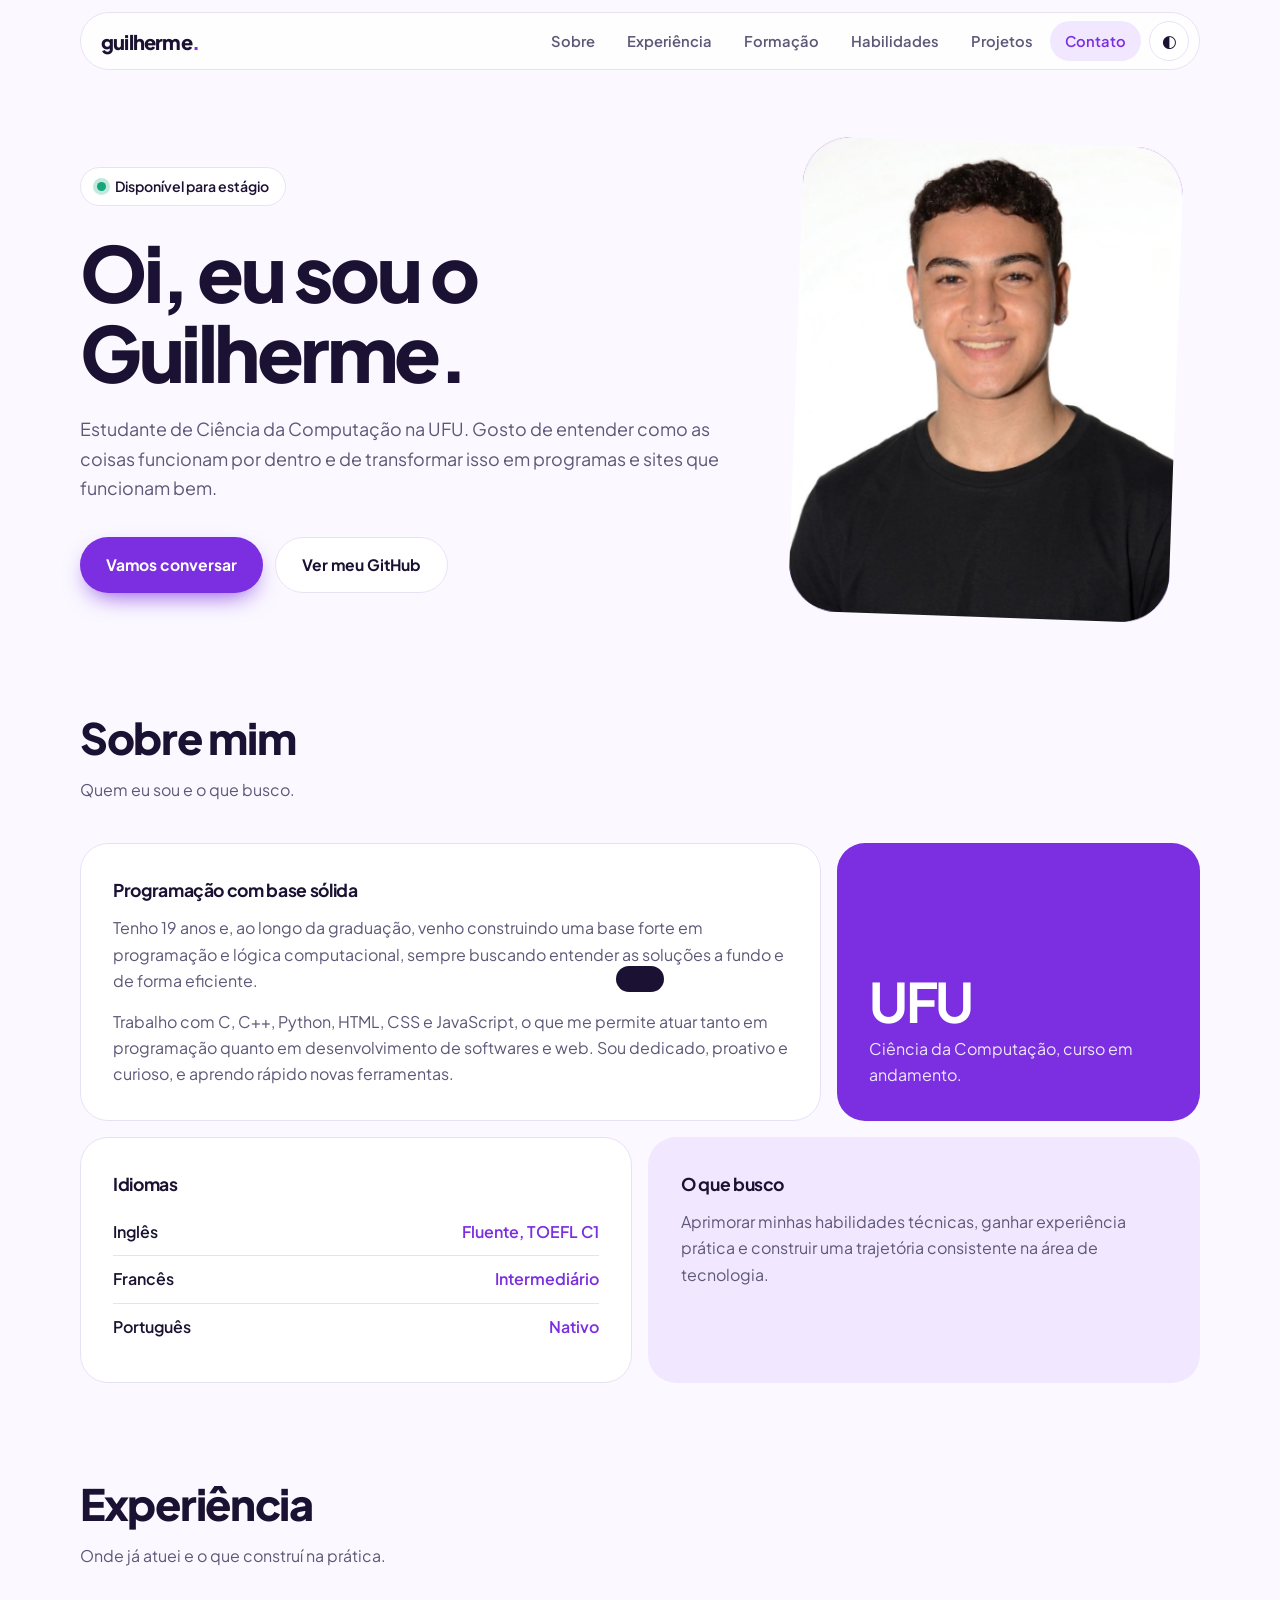
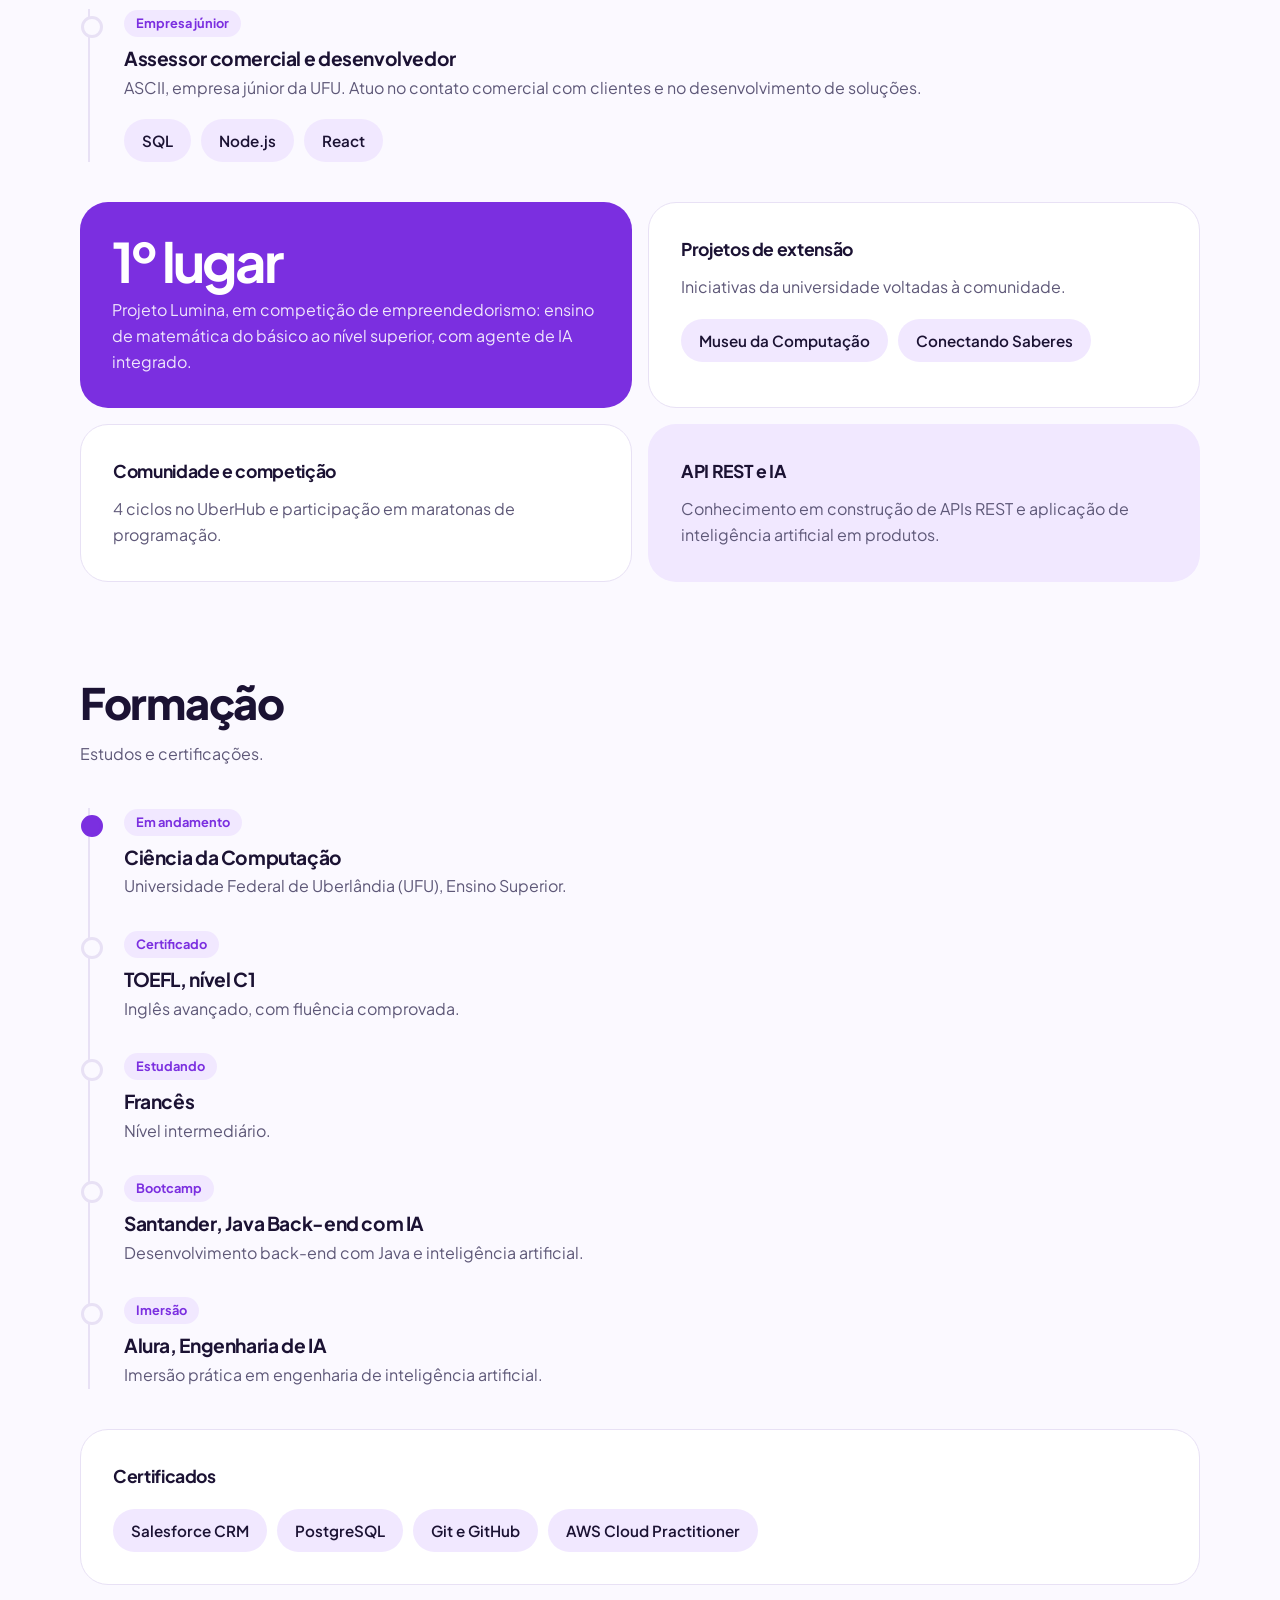
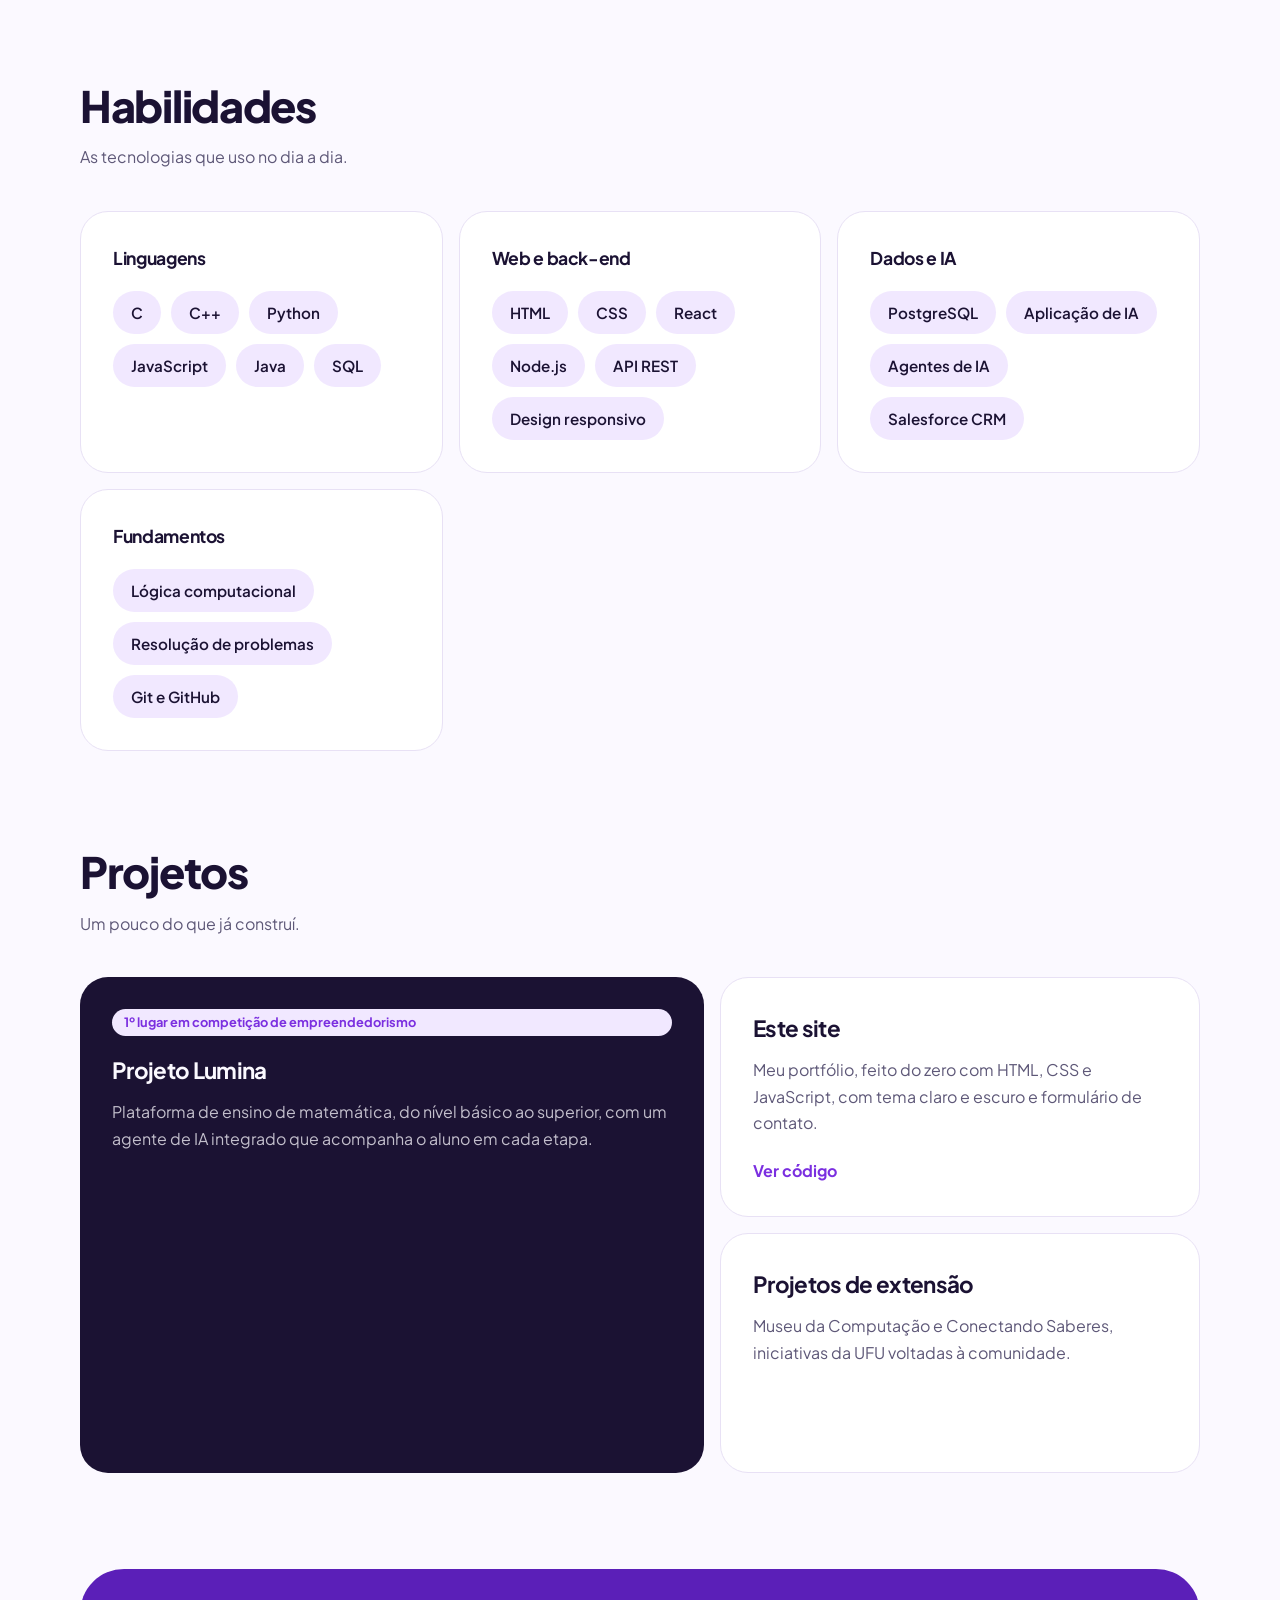
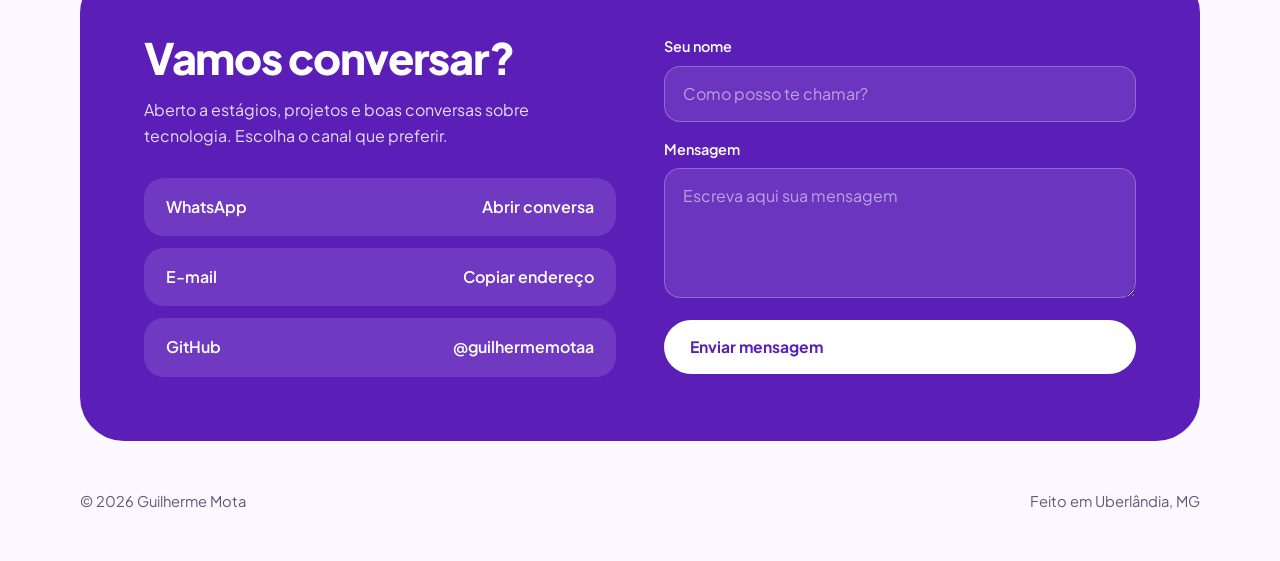
<file: index.html>
<!DOCTYPE html>
<html lang="pt-BR">
<head>
<meta charset="UTF-8">
<meta name="viewport" content="width=device-width, initial-scale=1.0">
<title>Guilherme Mota | Desenvolvedor</title>
<meta name="description" content="Portfólio de Guilherme Mota, estudante de Ciência da Computação na UFU e desenvolvedor.">
<meta name="theme-color" content="#7B2FE0">
<link rel="preconnect" href="https://fonts.googleapis.com">
<link rel="preconnect" href="https://fonts.gstatic.com" crossorigin>
<link href="https://fonts.googleapis.com/css2?family=Plus+Jakarta+Sans:wght@400;500;600;700;800&display=swap" rel="stylesheet">
<style>
:root{
  --bg:#FBF9FF;--surface:#fff;--ink:#1B1233;--muted:#5E5878;--line:#E8E1F5;
  --brand:#7B2FE0;--brand-deep:#5B1FB8;--soft:#F1E8FF;--ok:#12A67A;
  --r:28px;--font:"Plus Jakarta Sans",system-ui,-apple-system,"Segoe UI",Roboto,sans-serif;
}
@media (prefers-color-scheme:dark){:root:not([data-theme="light"]){
  --bg:#0F0A1C;--surface:#181127;--ink:#F3EFFA;--muted:#A89FC2;--line:#2A2140;--brand:#A66BFF;--soft:#231A3A;--ok:#3DDBAA;color-scheme:dark}}
:root[data-theme="dark"]{
  --bg:#0F0A1C;--surface:#181127;--ink:#F3EFFA;--muted:#A89FC2;--line:#2A2140;--brand:#A66BFF;--soft:#231A3A;--ok:#3DDBAA;color-scheme:dark}
*{box-sizing:border-box;margin:0}
html{scroll-behavior:smooth;scroll-padding-top:90px}
body{background:var(--bg);color:var(--ink);font-family:var(--font);line-height:1.65;-webkit-font-smoothing:antialiased}
a{color:inherit;text-decoration:none}
:focus-visible{outline:3px solid var(--brand);outline-offset:3px;border-radius:12px}
.wrap{width:min(1120px,100% - 40px);margin-inline:auto}
section{padding:96px 0 0}
h2{font-size:clamp(1.9rem,4vw,2.7rem);line-height:1.15;letter-spacing:-.03em;font-weight:800;margin-bottom:14px}
.lead{color:var(--muted);max-width:56ch;margin-bottom:40px}
 
/* Navegação */
.nav{position:sticky;top:12px;z-index:50;margin-top:12px}
.nav .bar{display:flex;align-items:center;gap:8px;background:color-mix(in srgb,var(--surface) 82%,transparent);backdrop-filter:blur(14px);border:1px solid var(--line);border-radius:999px;padding:8px 10px 8px 20px}
.logo{font-weight:800;font-size:1.25rem;letter-spacing:-.04em;margin-right:auto}
.logo i{font-style:normal;color:var(--brand)}
.links{display:flex;gap:2px}
.links a{padding:8px 15px;border-radius:999px;font-size:.92rem;font-weight:600;color:var(--muted);transition:background .2s,color .2s}
.links a:hover{color:var(--ink)}
.links a.on{background:var(--soft);color:var(--brand)}
.icon-btn{width:40px;height:40px;border-radius:50%;border:1px solid var(--line);background:var(--surface);color:var(--ink);cursor:pointer;display:grid;place-items:center;font-size:1.05rem}
.menu-btn{display:none}
 
/* Botões */
.btn{display:inline-flex;align-items:center;gap:10px;padding:14px 26px;border-radius:999px;font:inherit;font-weight:700;font-size:.98rem;border:0;cursor:pointer;transition:transform .2s,box-shadow .2s}
.btn:hover{transform:translateY(-2px)}
.btn.primary{background:var(--brand);color:#fff;box-shadow:0 10px 26px -10px var(--brand)}
.btn.ghost{background:var(--surface);color:var(--ink);border:1px solid var(--line)}
.btn.light{background:#fff;color:var(--brand-deep)}
 
/* Hero */
.hero{padding-top:72px;display:grid;grid-template-columns:1.2fr .8fr;gap:48px;align-items:center}
.status{display:inline-flex;align-items:center;gap:9px;background:var(--surface);border:1px solid var(--line);padding:7px 16px;border-radius:999px;font-size:.88rem;font-weight:600;margin-bottom:26px}
.status::before{content:"";width:9px;height:9px;border-radius:50%;background:var(--ok);box-shadow:0 0 0 4px color-mix(in srgb,var(--ok) 25%,transparent)}
h1{font-size:clamp(2.6rem,7vw,4.8rem);line-height:1.04;letter-spacing:-.045em;font-weight:800;margin-bottom:22px}
.hero p.lead{font-size:1.12rem;margin-bottom:34px}
.cta{display:flex;flex-wrap:wrap;gap:12px}
.photo{position:relative;justify-self:center;width:min(100%,380px);aspect-ratio:4/5;border-radius:48px;background:var(--brand);overflow:hidden;display:grid;place-items:center;transform:rotate(2deg)}
.photo b{font-size:6rem;color:#fff;opacity:.9;letter-spacing:-.06em}
.photo img{position:absolute;inset:0;width:100%;height:100%;object-fit:cover}
.hero > *{animation:rise .7s both}
.hero > *:nth-child(2){animation-delay:.12s}
@keyframes rise{from{opacity:0;transform:translateY(18px)}}
 
/* Sobre */
.bento{display:grid;grid-template-columns:repeat(6,1fr);gap:16px}
.tile{background:var(--surface);border:1px solid var(--line);border-radius:var(--r);padding:32px}
.tile h3{font-size:1.1rem;letter-spacing:-.02em;margin-bottom:10px}
.tile p{color:var(--muted)}
.t-about{grid-column:span 4}
.t-about p+p{margin-top:14px}
.t-big{grid-column:span 2;background:var(--brand);border:0;color:#fff;display:flex;flex-direction:column;justify-content:flex-end}
.t-big strong{font-size:3.4rem;line-height:1;letter-spacing:-.05em}
.t-big p{color:#fff;opacity:.88;margin-top:8px}
.t-lang{grid-column:span 3}
.half{grid-column:span 3}
.t-goal{grid-column:span 3;background:var(--soft);border-color:transparent}
.lang{display:flex;justify-content:space-between;padding:10px 0;border-bottom:1px solid var(--line);font-weight:600}
.lang:last-child{border:0}
.lang span:last-child{color:var(--brand)}
 
/* Formação */
.path{border-left:2px solid var(--line);margin-left:8px;display:grid;gap:30px;padding-left:34px}
.step{position:relative}
.step::before{content:"";position:absolute;left:-43px;top:7px;width:16px;height:16px;border-radius:50%;background:var(--bg);border:3px solid var(--line)}
.step.now::before{border-color:var(--brand);background:var(--brand)}
.step h3{font-size:1.2rem;letter-spacing:-.02em}
.step p{color:var(--muted)}
.tag{display:inline-block;font-size:.8rem;font-weight:700;background:var(--soft);color:var(--brand);padding:3px 12px;border-radius:999px;margin-bottom:6px}
 
/* Habilidades */
.skills{display:grid;grid-template-columns:repeat(auto-fit,minmax(280px,1fr));gap:16px}
.chips{display:flex;flex-wrap:wrap;gap:10px;margin-top:18px}
.chip{background:var(--soft);color:var(--ink);font-weight:600;font-size:.95rem;padding:9px 18px;border-radius:999px;transition:background .2s,color .2s}
.chip:hover{background:var(--brand);color:#fff}
 
/* Projetos */
.projects{display:grid;grid-template-columns:1.3fr 1fr;gap:16px}
.proj{background:var(--surface);border:1px solid var(--line);border-radius:var(--r);padding:32px;display:flex;flex-direction:column;gap:10px;min-height:240px;transition:transform .25s}
.proj:hover{transform:translateY(-4px)}
.proj.main{background:var(--ink);color:var(--bg);border:0;grid-row:span 2}
.proj.main p{color:var(--bg);opacity:.75}
.proj h3{font-size:1.4rem;letter-spacing:-.03em}
.proj p{color:var(--muted)}
.proj .go{margin-top:auto;font-weight:700;color:var(--brand)}
.proj.main .go{color:var(--bg)}
.proj.soon{border-style:dashed;background:transparent}
 
/* Contato */
.contact{background:var(--brand-deep);color:#fff;border-radius:44px;padding:clamp(28px,5vw,64px);display:grid;grid-template-columns:1fr 1fr;gap:48px}
.contact h2{color:#fff}
.contact .lead{color:#fff;opacity:.85;margin-bottom:28px}
.links-c{display:grid;gap:12px}
.links-c a,.links-c button{display:flex;justify-content:space-between;align-items:center;background:rgb(255 255 255 / .12);color:#fff;border:0;font:inherit;font-weight:600;padding:16px 22px;border-radius:20px;cursor:pointer;transition:background .2s;text-align:left}
.links-c a:hover,.links-c button:hover{background:rgb(255 255 255 / .22)}
form{display:grid;gap:14px;align-content:start}
label{font-size:.9rem;font-weight:600}
input,textarea{width:100%;font:inherit;color:#fff;background:rgb(255 255 255 / .1);border:1px solid rgb(255 255 255 / .25);border-radius:16px;padding:14px 18px;margin-top:6px}
input::placeholder,textarea::placeholder{color:rgb(255 255 255 / .55)}
textarea{min-height:130px;resize:vertical}
input:focus-visible,textarea:focus-visible{outline-color:#fff}
footer{padding:48px 0;color:var(--muted);font-size:.92rem;display:flex;justify-content:space-between;flex-wrap:wrap;gap:12px}
.toast{position:fixed;left:50%;bottom:28px;transform:translate(-50%,120px);background:var(--ink);color:var(--bg);padding:13px 24px;border-radius:999px;font-weight:600;transition:transform .35s;z-index:99}
.toast.show{transform:translate(-50%,0)}
 
@media (max-width:860px){
  .hero,.contact,.projects{grid-template-columns:1fr}
  .photo{order:-1;width:min(70%,300px)}
  .t-about,.t-big,.t-lang,.t-goal,.half{grid-column:span 6}
  .proj.main{grid-row:auto}
  .menu-btn{display:grid}
  .links{display:none;position:absolute;top:66px;left:0;right:0;flex-direction:column;background:var(--surface);border:1px solid var(--line);border-radius:28px;padding:10px}
  .links.open{display:flex}
  .links a{padding:14px 18px}
  .nav .bar{position:relative}
}
@media (prefers-reduced-motion:reduce){*{animation:none!important;transition:none!important;scroll-behavior:auto!important}}
</style>
</head>
<body>
 
<nav class="nav" aria-label="Principal">
  <div class="wrap">
    <div class="bar">
      <a class="logo" href="#inicio" aria-label="Início">guilherme<i>.</i></a>
      <div class="links" id="links">
        <a href="#sobre">Sobre</a>
        <a href="#experiencia">Experiência</a>
        <a href="#formacao">Formação</a>
        <a href="#habilidades">Habilidades</a>
        <a href="#projetos">Projetos</a>
        <a href="#contato">Contato</a>
      </div>
      <button class="icon-btn" id="theme" aria-label="Alternar tema claro e escuro">◐</button>
      <button class="icon-btn menu-btn" id="menu" aria-label="Abrir menu" aria-expanded="false">☰</button>
    </div>
  </div>
</nav>
 
<main class="wrap">
  <div class="hero" id="inicio">
    <div>
      <span class="status">Disponível para estágio</span>
      <h1>Oi, eu sou o Guilherme.</h1>
      <p class="lead">Estudante de Ciência da Computação na UFU. Gosto de entender como as coisas funcionam por dentro e de transformar isso em programas e sites que funcionam bem.</p>
      <div class="cta">
        <a class="btn primary" href="#contato">Vamos conversar</a>
        <a class="btn ghost" href="https://github.com/guilhermemotaa" target="_blank" rel="noopener">Ver meu GitHub</a>
      </div>
    </div>
    <div class="photo" aria-label="Foto de Guilherme Mota">
      <b>GM</b>
      <img src="./Eu.jpeg" alt="Guilherme Mota" onerror="this.remove()">
    </div>
  </div>
 
  <section id="sobre">
    <h2>Sobre mim</h2>
    <p class="lead">Quem eu sou e o que busco.</p>
    <div class="bento">
      <div class="tile t-about">
        <h3>Programação com base sólida</h3>
        <p>Tenho 19 anos e, ao longo da graduação, venho construindo uma base forte em programação e lógica computacional, sempre buscando entender as soluções a fundo e de forma eficiente.</p>
        <p>Trabalho com C, C++, Python, HTML, CSS e JavaScript, o que me permite atuar tanto em programação quanto em desenvolvimento de softwares e web. Sou dedicado, proativo e curioso, e aprendo rápido novas ferramentas.</p>
      </div>
      <div class="tile t-big">
        <strong>UFU</strong>
        <p>Ciência da Computação, curso em andamento.</p>
      </div>
      <div class="tile t-lang">
        <h3>Idiomas</h3>
        <div class="lang"><span>Inglês</span><span>Fluente, TOEFL C1</span></div>
        <div class="lang"><span>Francês</span><span>Intermediário</span></div>
        <div class="lang"><span>Português</span><span>Nativo</span></div>
      </div>
      <div class="tile t-goal">
        <h3>O que busco </h3>
        <p>Aprimorar minhas habilidades técnicas, ganhar experiência prática e construir uma trajetória consistente na área de tecnologia.</p>
      </div>
    </div>
  </section>
 
  <section id="experiencia">
    <h2>Experiência</h2>
    <p class="lead">Onde já atuei e o que construí na prática.</p>
    <div class="path">
      <div class="step">
        <span class="tag">Empresa júnior</span>
        <h3>Assessor comercial e desenvolvedor</h3>
        <p>ASCII, empresa júnior da UFU. Atuo no contato comercial com clientes e no desenvolvimento de soluções.</p>
        <div class="chips"><span class="chip">SQL</span><span class="chip">Node.js</span><span class="chip">React</span></div>
      </div>
    </div>
    <div class="bento" style="margin-top:40px">
      <div class="tile half t-big">
        <strong>1º lugar</strong>
        <p>Projeto Lumina, em competição de empreendedorismo: ensino de matemática do básico ao nível superior, com agente de IA integrado.</p>
      </div>
      <div class="tile half">
        <h3>Projetos de extensão</h3>
        <p>Iniciativas da universidade voltadas à comunidade.</p>
        <div class="chips"><span class="chip">Museu da Computação</span><span class="chip">Conectando Saberes</span></div>
      </div>
      <div class="tile half">
        <h3>Comunidade e competição</h3>
        <p>4 ciclos no UberHub e participação em maratonas de programação.</p>
      </div>
      <div class="tile half t-goal">
        <h3>API REST e IA</h3>
        <p>Conhecimento em construção de APIs REST e aplicação de inteligência artificial em produtos.</p>
      </div>
    </div>
  </section>
 
  <section id="formacao">
    <h2>Formação</h2>
    <p class="lead">Estudos e certificações.</p>
    <div class="path">
      <div class="step now">
        <span class="tag">Em andamento</span>
        <h3>Ciência da Computação</h3>
        <p>Universidade Federal de Uberlândia (UFU), Ensino Superior.</p>
      </div>
      <div class="step">
        <span class="tag">Certificado</span>
        <h3>TOEFL, nível C1</h3>
        <p>Inglês avançado, com fluência comprovada.</p>
      </div>
      <div class="step">
        <span class="tag">Estudando</span>
        <h3>Francês</h3>
        <p>Nível intermediário.</p>
      </div>
      <div class="step">
        <span class="tag">Bootcamp</span>
        <h3>Santander, Java Back-end com IA</h3>
        <p>Desenvolvimento back-end com Java e inteligência artificial.</p>
      </div>
      <div class="step">
        <span class="tag">Imersão</span>
        <h3>Alura, Engenharia de IA</h3>
        <p>Imersão prática em engenharia de inteligência artificial.</p>
      </div>
    </div>
    <div class="tile" style="margin-top:40px">
      <h3>Certificados</h3>
      <div class="chips"><span class="chip">Salesforce CRM</span><span class="chip">PostgreSQL</span><span class="chip">Git e GitHub</span><span class="chip">AWS Cloud Practitioner</span></div>
    </div>
  </section>
 
  <section id="habilidades">
    <h2>Habilidades</h2>
    <p class="lead">As tecnologias que uso no dia a dia.</p>
    <div class="skills">
      <div class="tile">
        <h3>Linguagens</h3>
        <div class="chips"><span class="chip">C</span><span class="chip">C++</span><span class="chip">Python</span><span class="chip">JavaScript</span><span class="chip">Java</span><span class="chip">SQL</span></div>
      </div>
      <div class="tile">
        <h3>Web e back-end</h3>
        <div class="chips"><span class="chip">HTML</span><span class="chip">CSS</span><span class="chip">React</span><span class="chip">Node.js</span><span class="chip">API REST</span><span class="chip">Design responsivo</span></div>
      </div>
      <div class="tile">
        <h3>Dados e IA</h3>
        <div class="chips"><span class="chip">PostgreSQL</span><span class="chip">Aplicação de IA</span><span class="chip">Agentes de IA</span><span class="chip">Salesforce CRM</span></div>
      </div>
      <div class="tile">
        <h3>Fundamentos</h3>
        <div class="chips"><span class="chip">Lógica computacional</span><span class="chip">Resolução de problemas</span><span class="chip">Git e GitHub</span></div>
      </div>
    </div>
  </section>
 
  <section id="projetos">
    <h2>Projetos</h2>
    <p class="lead">Um pouco do que já construí.</p>
    <div class="projects">
      <div class="proj main">
        <span class="tag">1º lugar em competição de empreendedorismo</span>
        <h3>Projeto Lumina</h3>
        <p>Plataforma de ensino de matemática, do nível básico ao superior, com um agente de IA integrado que acompanha o aluno em cada etapa.</p>
      </div>
      <a class="proj" href="https://github.com/guilhermemotaa/meusite" target="_blank" rel="noopener">
        <h3>Este site</h3>
        <p>Meu portfólio, feito do zero com HTML, CSS e JavaScript, com tema claro e escuro e formulário de contato.</p>
        <span class="go">Ver código</span>
      </a>
      <div class="proj">
        <h3>Projetos de extensão</h3>
        <p>Museu da Computação e Conectando Saberes, iniciativas da UFU voltadas à comunidade.</p>
      </div>
    </div>
  </section>
 
  <section id="contato">
    <div class="contact">
      <div>
        <h2>Vamos conversar?</h2>
        <p class="lead">Aberto a estágios, projetos e boas conversas sobre tecnologia. Escolha o canal que preferir.</p>
        <div class="links-c">
          <a href="https://wa.me/5534998766133?text=Ol%C3%A1%20Guilherme%2C%20vi%20seu%20site%20e%20gostaria%20de%20conversar." target="_blank" rel="noopener"><span>WhatsApp</span><span>Abrir conversa</span></a>
          <button type="button" id="copy" data-email="guilherme260607@gmail.com"><span>E-mail</span><span>Copiar endereço</span></button>
          <a href="https://github.com/guilhermemotaa" target="_blank" rel="noopener"><span>GitHub</span><span>@guilhermemotaa</span></a>
        </div>
      </div>
      <form id="form">
        <div><label for="n">Seu nome</label><input id="n" required placeholder="Como posso te chamar?"></div>
        <div><label for="m">Mensagem</label><textarea id="m" required placeholder="Escreva aqui sua mensagem"></textarea></div>
        <button class="btn light" type="submit">Enviar mensagem</button>
      </form>
    </div>
  </section>
</main>
 
<footer class="wrap">
  <span>© <span id="y"></span> Guilherme Mota</span>
  <span>Feito em Uberlândia, MG</span>
</footer>
 
<div class="toast" id="toast" role="status"></div>
 
<script>
const $=s=>document.querySelector(s), root=document.documentElement;
function toast(t){const e=$("#toast");e.textContent=t;e.classList.add("show");setTimeout(()=>e.classList.remove("show"),2400)}
$("#y").textContent=new Date().getFullYear();
 
// Tema
try{const s=localStorage.getItem("tema");if(s)root.dataset.theme=s}catch(e){}
$("#theme").onclick=()=>{
  const dark=root.dataset.theme?root.dataset.theme==="dark":matchMedia("(prefers-color-scheme:dark)").matches;
  root.dataset.theme=dark?"light":"dark";
  try{localStorage.setItem("tema",root.dataset.theme)}catch(e){}
};
 
// Menu mobile
const links=$("#links"),mb=$("#menu");
mb.onclick=()=>{const o=links.classList.toggle("open");mb.setAttribute("aria-expanded",o)};
links.onclick=e=>{if(e.target.tagName==="A"){links.classList.remove("open");mb.setAttribute("aria-expanded",false)}};
 
// Seção ativa no menu
const io=new IntersectionObserver(es=>es.forEach(e=>{
  if(e.isIntersecting)document.querySelectorAll(".links a").forEach(a=>a.classList.toggle("on",a.getAttribute("href")==="#"+e.target.id))
}),{rootMargin:"-45% 0px -50% 0px"});
document.querySelectorAll("section").forEach(s=>io.observe(s));
 
// Copiar e-mail
$("#copy").onclick=async e=>{
  try{await navigator.clipboard.writeText(e.currentTarget.dataset.email);toast("E-mail copiado")}
  catch(err){toast(e.currentTarget.dataset.email)}
};
 
// Formulário abre o app de e-mail já preenchido
$("#form").onsubmit=e=>{
  e.preventDefault();
  const n=$("#n").value.trim(),m=$("#m").value.trim(),to=$("#copy").dataset.email;
  location.href=`mailto:${to}?subject=${encodeURIComponent("Contato pelo site, "+n)}&body=${encodeURIComponent(m+"\n\n"+n)}`;
  toast("Abrindo seu app de e-mail");
};
</script>
</body>
</html>
</file>
